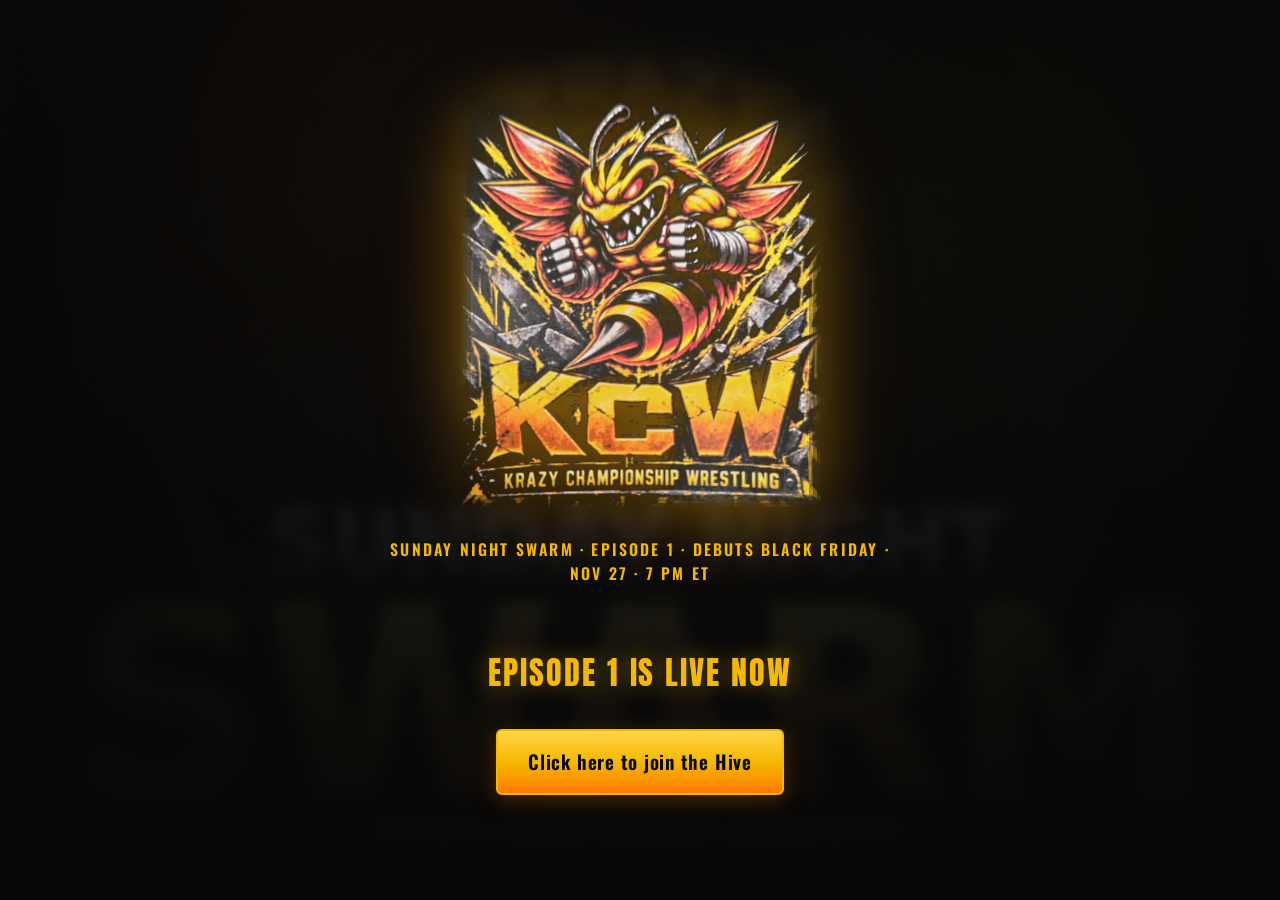
<file: index.html>
<!doctype html>
<html lang="en"><head>
<meta charset="utf-8"><meta name="viewport" content="width=device-width,initial-scale=1">
<title>KCW | Krazy Championship Wrestling</title>
<meta name="description" content="KCW Krazy Championship Wrestling: New England pro wrestling. Our roster and fans are one colony. Together, we are The Hive.">
<meta property="og:title" content="KCW | Krazy Championship Wrestling"><meta property="og:description" content="KCW Krazy Championship Wrestling: New England pro wrestling. Our roster and fans are one colony. Together, we are The Hive."><meta property="og:image" content="assets/img/og-image.jpg">
<meta name="theme-color" content="#070707">
<link rel="icon" href="favicon.ico" sizes="any"><link rel="icon" type="image/png" href="assets/img/favicon-32.png"><link rel="apple-touch-icon" href="assets/img/favicon-180.png">
<link rel="preconnect" href="https://fonts.googleapis.com"><link rel="preconnect" href="https://fonts.gstatic.com" crossorigin>
<link href="https://fonts.googleapis.com/css2?family=Anton&family=Oswald:wght@400;500;600&family=Inter:wght@400;600&display=swap" rel="stylesheet">
<link rel="stylesheet" href="css/style.css">
</head>
<body class="splash-page" data-page="splash">
  <main class="splash">
    <img class="splash-logo" src="assets/img/kcw-logo.png" alt="KCW Krazy Championship Wrestling logo: angry yellow jacket mascot">
    <p class="splash-ad">Sunday Night Swarm · Episode 1 · Debuts Black Friday · Nov 27 · 7 PM ET</p>
    <div class="countdown splash-countdown" id="splash-countdown" aria-live="polite"></div>
    <a class="splash-live" id="splash-live" hidden target="_blank" rel="noopener">Episode 1 is LIVE now</a>
    <a class="btn splash-enter" href="home.html">Click here to join the Hive</a>
  </main>
  <script src="data/site.js"></script>
  <script>
  (function () {
    var S = window.KCW_SITE || {};
    var ev = (S.events || [])[0];
    var yt = ((S.socials || []).filter(function (s) { return s.type === "youtube"; })[0] || {}).url
      || "https://www.youtube.com/@krazychampionshipwrestling";
    var el = document.getElementById("splash-countdown");
    var live = document.getElementById("splash-live");
    if (live) live.href = yt;
    if (!ev || !el || !live) return;
    var target = new Date(ev.start).getTime();
    var timer;
    function tick() {
      var s = Math.max(0, Math.floor((target - Date.now()) / 1000));
      if (s <= 0) {
        el.innerHTML = "";
        el.setAttribute("hidden", "");
        live.removeAttribute("hidden");
        if (timer) clearInterval(timer);
        return;
      }
      var d = Math.floor(s / 86400); s %= 86400;
      var h = Math.floor(s / 3600); s %= 3600;
      var m = Math.floor(s / 60); s %= 60;
      el.innerHTML = [[d, "Days"], [h, "Hours"], [m, "Min"], [s, "Sec"]].map(function (pair) {
        return "<div><b>" + String(pair[0]).padStart(2, "0") + "</b><span>" + pair[1] + "</span></div>";
      }).join("");
    }
    tick();
    timer = setInterval(tick, 1000);
  })();
  </script>
</body></html>
</file>
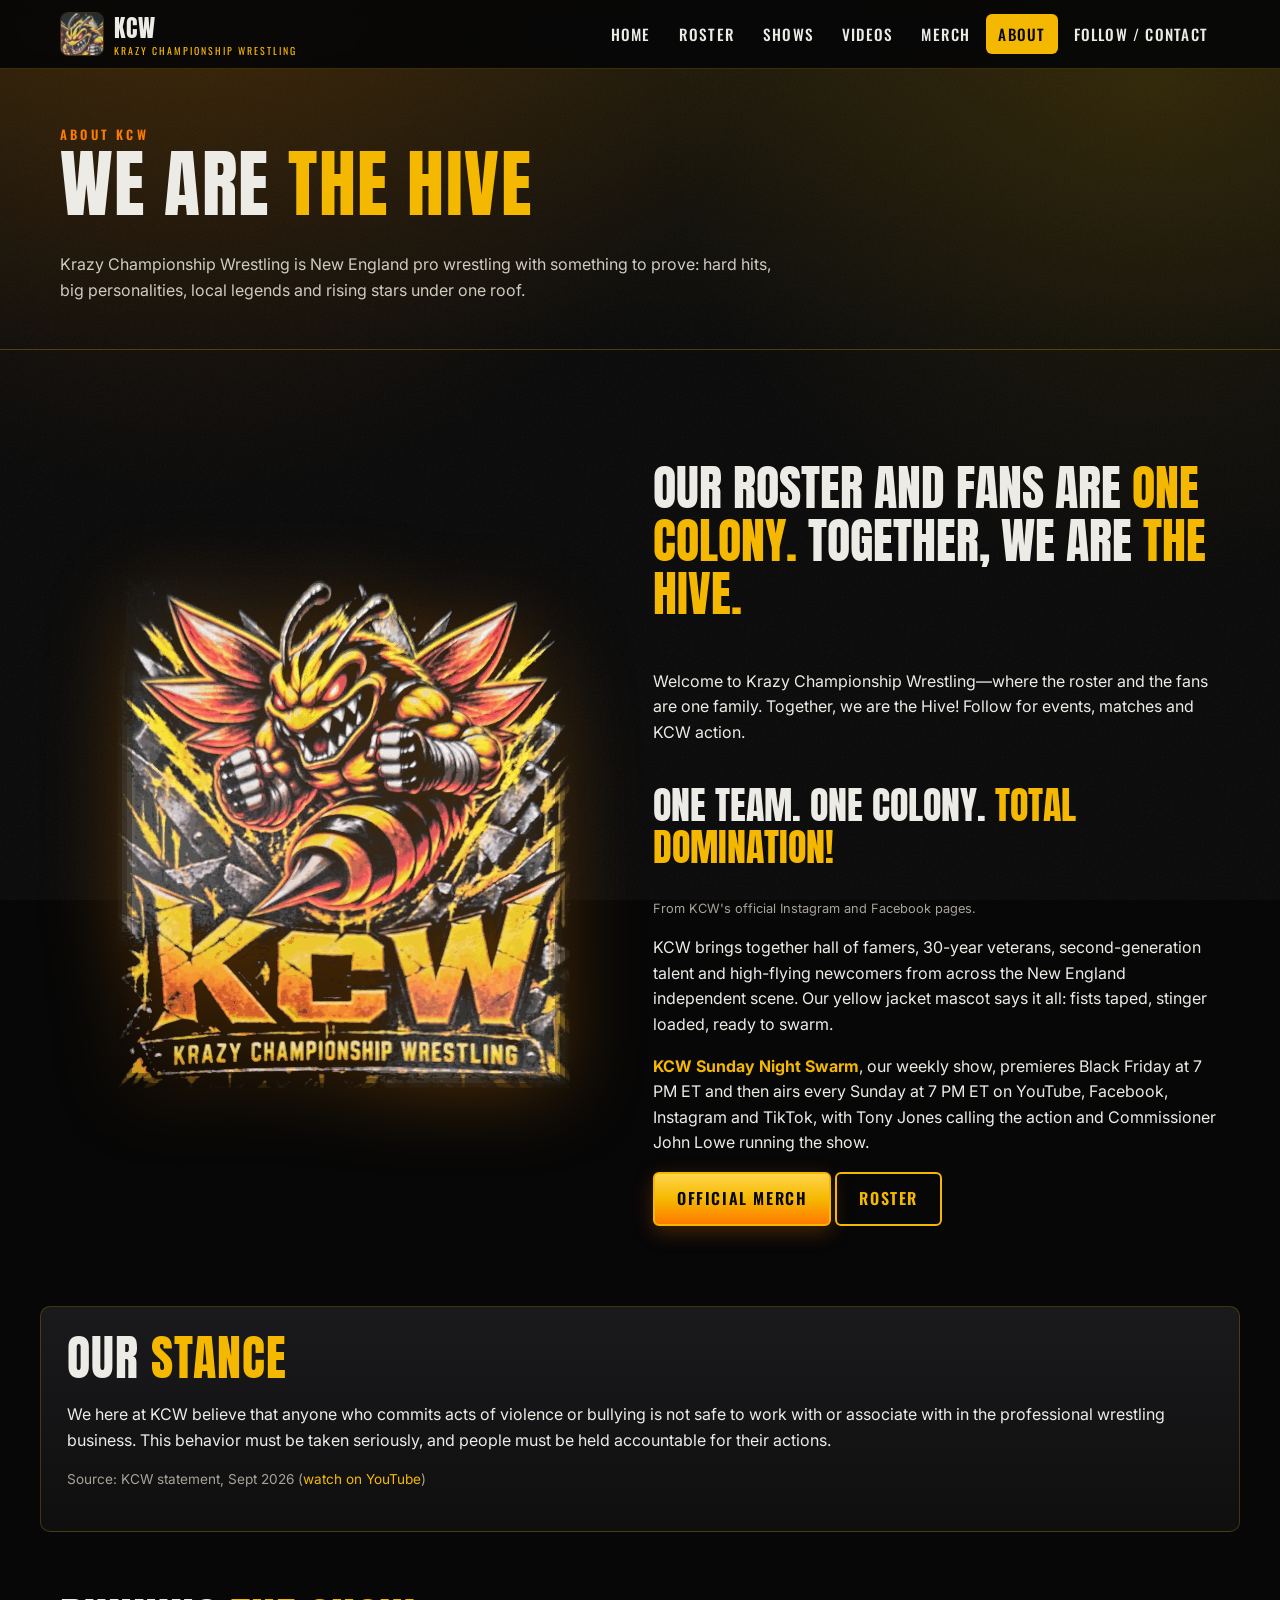
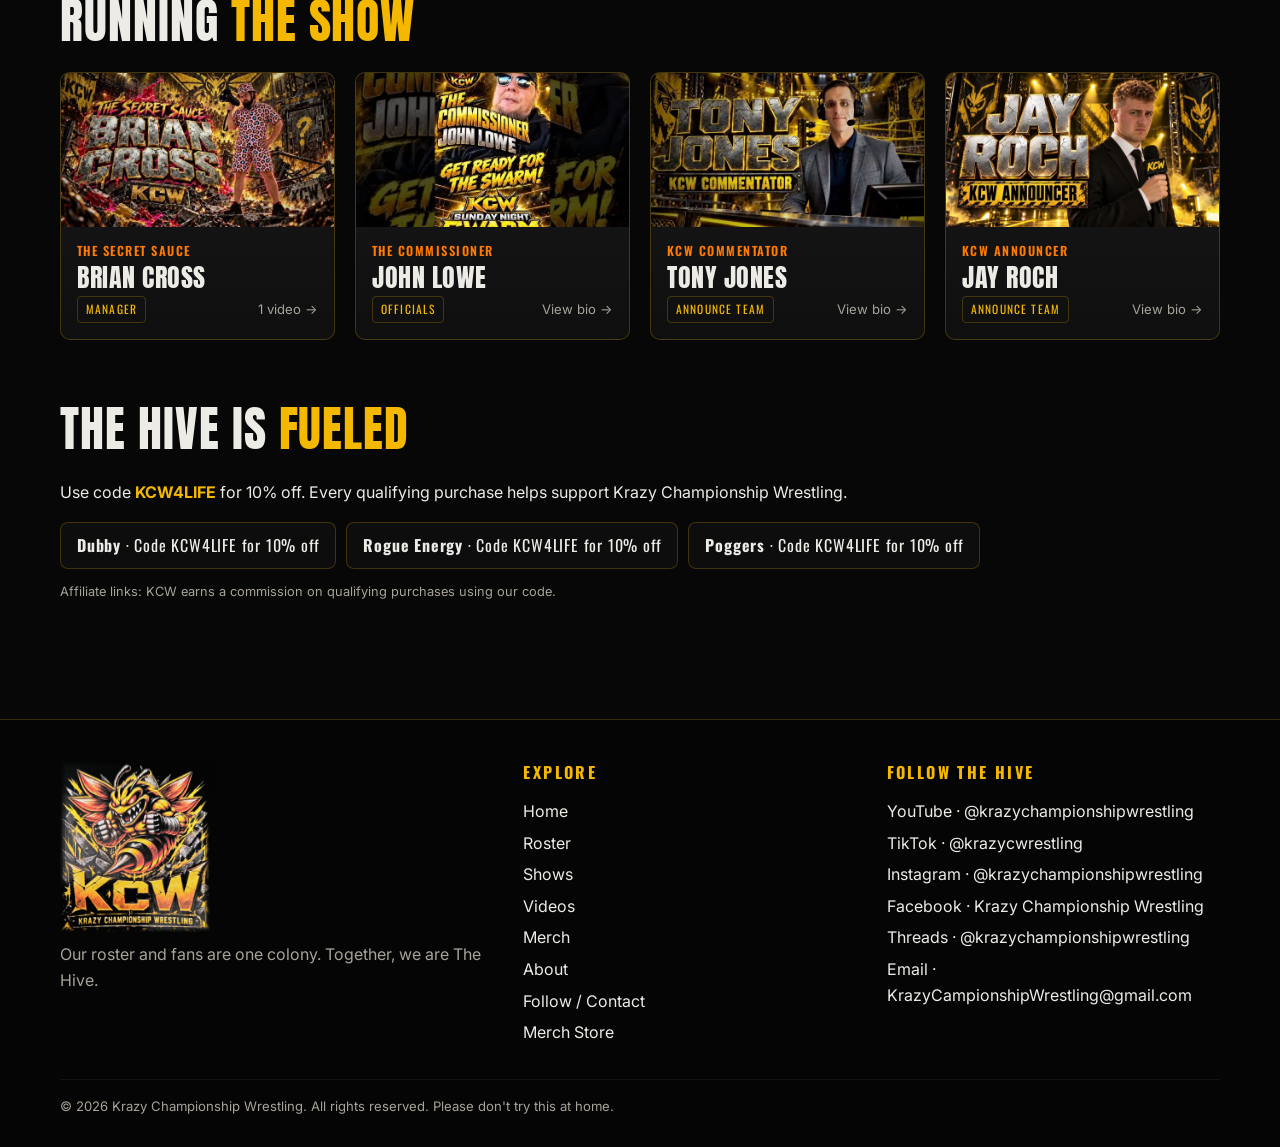
<file: about.html>
<!doctype html>
<html lang="en"><head>
<meta charset="utf-8"><meta name="viewport" content="width=device-width,initial-scale=1">
<title>About | KCW Krazy Championship Wrestling</title>
<meta name="description" content="KCW Krazy Championship Wrestling: New England pro wrestling. Our roster and fans are one colony. Together, we are The Hive.">
<meta property="og:title" content="About | KCW Krazy Championship Wrestling"><meta property="og:description" content="KCW Krazy Championship Wrestling: New England pro wrestling. Our roster and fans are one colony. Together, we are The Hive."><meta property="og:image" content="assets/img/og-image.jpg">
<meta name="theme-color" content="#070707">
<link rel="icon" href="favicon.ico" sizes="any"><link rel="icon" type="image/png" href="assets/img/favicon-32.png"><link rel="apple-touch-icon" href="assets/img/favicon-180.png">
<link rel="preconnect" href="https://fonts.googleapis.com"><link rel="preconnect" href="https://fonts.gstatic.com" crossorigin>
<link href="https://fonts.googleapis.com/css2?family=Anton&family=Oswald:wght@400;500;600&family=Inter:wght@400;600&display=swap" rel="stylesheet">
<link rel="stylesheet" href="css/style.css">
</head>
<body data-page="about">

<section class="page-hero"><div class="wrap"><div class="eyebrow">About KCW</div><h1>We Are <span class="gold">The Hive</span></h1>
<p>Krazy Championship Wrestling is New England pro wrestling with something to prove: hard hits, big personalities, local legends and rising stars under one roof.</p></div></section>
<section class="block"><div class="wrap two" style="align-items:center">
  <div><img src="assets/img/kcw-logo.png" alt="KCW logo" style="max-height:520px;margin:auto;filter:drop-shadow(0 10px 40px rgba(255,140,0,.3))"></div>
  <div>
    <p class="quote">Our roster and fans are <em>one colony.</em> Together, we are <em>The Hive.</em></p>
    <p>Welcome to Krazy Championship Wrestling—where the roster and the fans are one family. Together, we are the Hive! Follow for events, matches and KCW action.</p>
    <p class="quote" style="font-size:clamp(1.5rem,3.2vw,2.4rem)">One Team. One Colony. <em>Total Domination!</em></p>
    <p class="muted" style="font-size:.8rem;margin-top:-8px">From KCW's official Instagram and Facebook pages.</p>
    <p>KCW brings together hall of famers, 30-year veterans, second-generation talent and high-flying newcomers from across the New England independent scene. Our yellow jacket mascot says it all: fists taped, stinger loaded, ready to swarm.</p>
    <p><b class="gold">KCW Sunday Night Swarm</b>, our weekly show, premieres Black Friday at 7 PM ET and then airs every Sunday at 7 PM ET on YouTube, Facebook, Instagram and TikTok, with Tony Jones calling the action and Commissioner John Lowe running the show.</p>
    <p><a class="btn" href="merch.html">Official Merch</a> <a class="btn ghost" href="roster.html">Roster</a></p>
  </div>
</div></section>
<section class="block" style="padding-top:0"><div class="wrap panel">
  <h2>Our <span class="gold">Stance</span></h2>
  <p>We here at KCW believe that anyone who commits acts of violence or bullying is not safe to work with or associate with in the professional wrestling business. This behavior must be taken seriously, and people must be held accountable for their actions.</p>
  <p class="muted" style="font-size:.85rem">Source: KCW statement, Sept 2026 (<a href="https://www.youtube.com/watch?v=1FEtsYCvEhE" target="_blank" rel="noopener">watch on YouTube</a>)</p>
</div></section>
<section class="block" style="padding-top:0"><div class="wrap">
  <div class="section-head"><h2>Running <span class="gold">The Show</span></h2></div>
  <div class="grid roster-grid" id="about-staff"></div>
</div></section>
<section class="block" style="padding-top:0"><div class="wrap">
  <div class="section-head"><h2>The Hive Is <span class="gold">Fueled</span></h2></div>
  <p>Use code <b class="gold">KCW4LIFE</b> for 10% off. Every qualifying purchase helps support Krazy Championship Wrestling.</p>
  <div class="socials" id="about-sponsors"></div>
  <p class="muted" style="font-size:.8rem">Affiliate links: KCW earns a commission on qualifying purchases using our code.</p>
</div></section>

<script src="data/site.js"></script>
<script src="data/roster.js"></script>
<script src="js/main.js"></script>
</body></html>
</file>
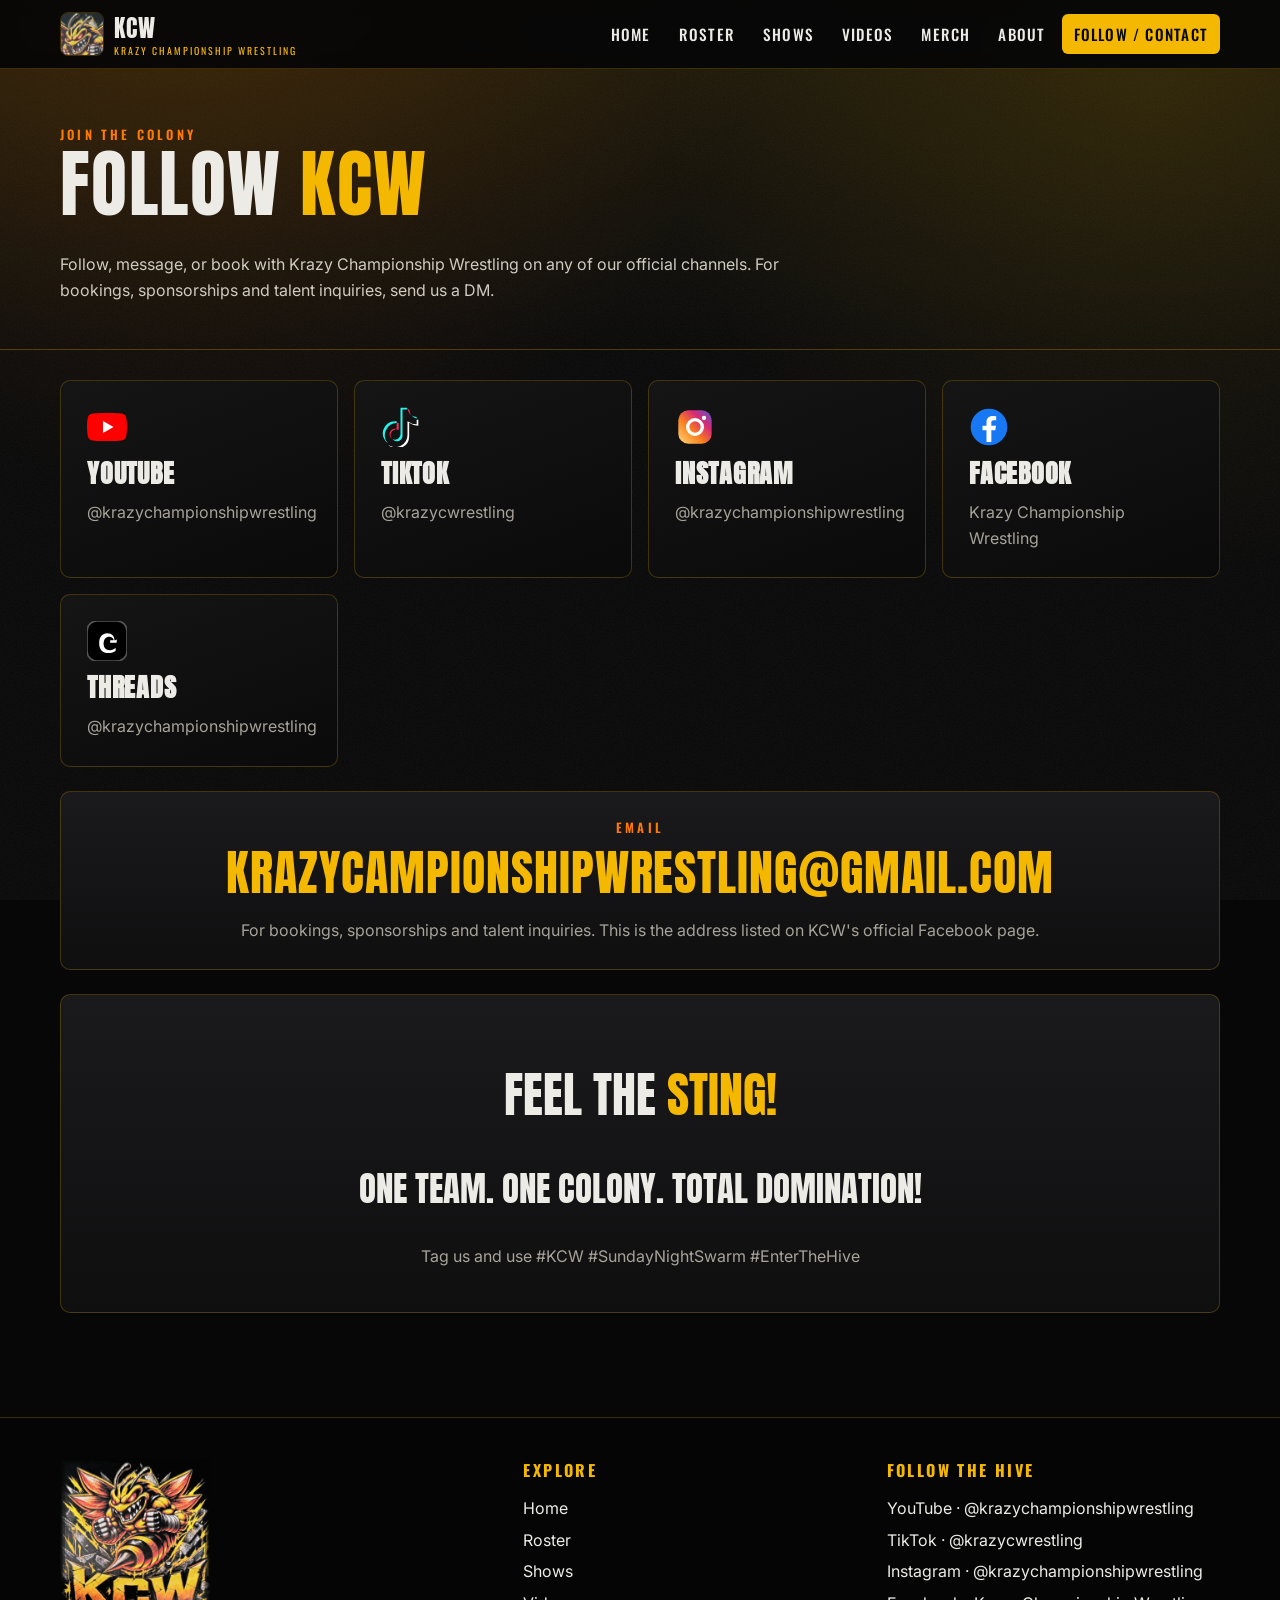
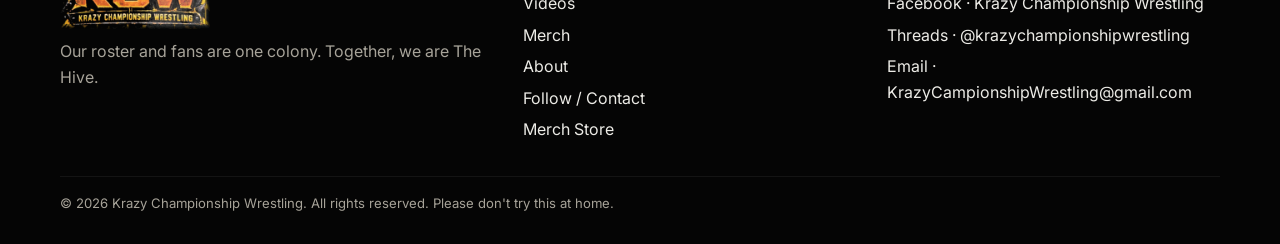
<file: contact.html>
<!doctype html>
<html lang="en"><head>
<meta charset="utf-8"><meta name="viewport" content="width=device-width,initial-scale=1">
<title>Follow & Contact | KCW Krazy Championship Wrestling</title>
<meta name="description" content="KCW Krazy Championship Wrestling: New England pro wrestling. Our roster and fans are one colony. Together, we are The Hive.">
<meta property="og:title" content="Follow & Contact | KCW Krazy Championship Wrestling"><meta property="og:description" content="KCW Krazy Championship Wrestling: New England pro wrestling. Our roster and fans are one colony. Together, we are The Hive."><meta property="og:image" content="assets/img/og-image.jpg">
<meta name="theme-color" content="#070707">
<link rel="icon" href="favicon.ico" sizes="any"><link rel="icon" type="image/png" href="assets/img/favicon-32.png"><link rel="apple-touch-icon" href="assets/img/favicon-180.png">
<link rel="preconnect" href="https://fonts.googleapis.com"><link rel="preconnect" href="https://fonts.gstatic.com" crossorigin>
<link href="https://fonts.googleapis.com/css2?family=Anton&family=Oswald:wght@400;500;600&family=Inter:wght@400;600&display=swap" rel="stylesheet">
<link rel="stylesheet" href="css/style.css">
</head>
<body data-page="contact">

<section class="page-hero"><div class="wrap"><div class="eyebrow">Join the Colony</div><h1>Follow <span class="gold">KCW</span></h1>
<p>Follow, message, or book with Krazy Championship Wrestling on any of our official channels. For bookings, sponsorships and talent inquiries, send us a DM.</p></div></section>
<section class="block" style="padding-top:30px"><div class="wrap">
  <div class="soc-big" id="big-socials"></div>
  <div class="panel" id="contact-email" style="margin-top:24px;text-align:center"></div>
  <div class="panel" style="margin-top:24px;text-align:center"><p class="quote">Feel the <em>sting!</em></p><p class="quote" style="font-size:clamp(1.4rem,3vw,2.2rem);margin-top:8px" id="contact-slogan">One Team. One Colony. Total Domination!</p><p class="muted">Tag us and use #KCW #SundayNightSwarm #EnterTheHive</p></div>
</div></section>

<script src="data/site.js"></script>
<script src="data/roster.js"></script>
<script src="js/main.js"></script>
</body></html>
</file>
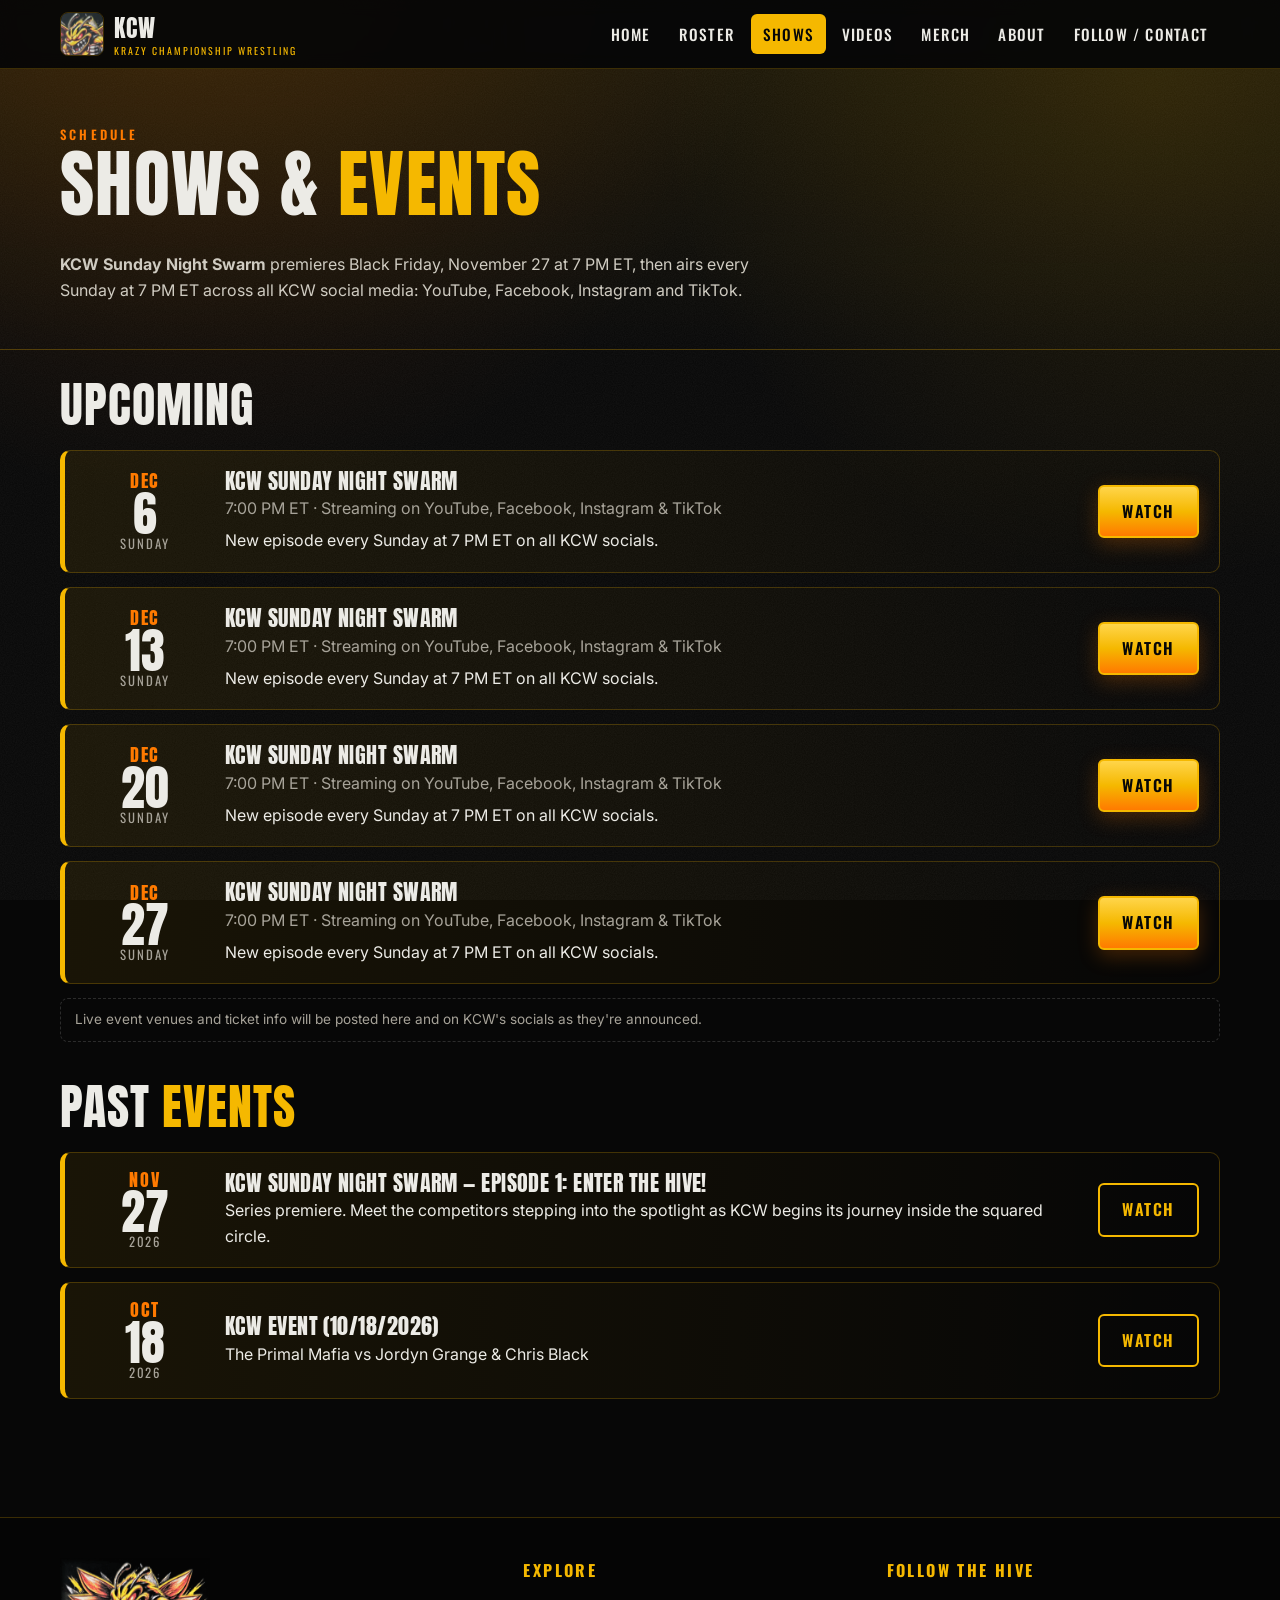
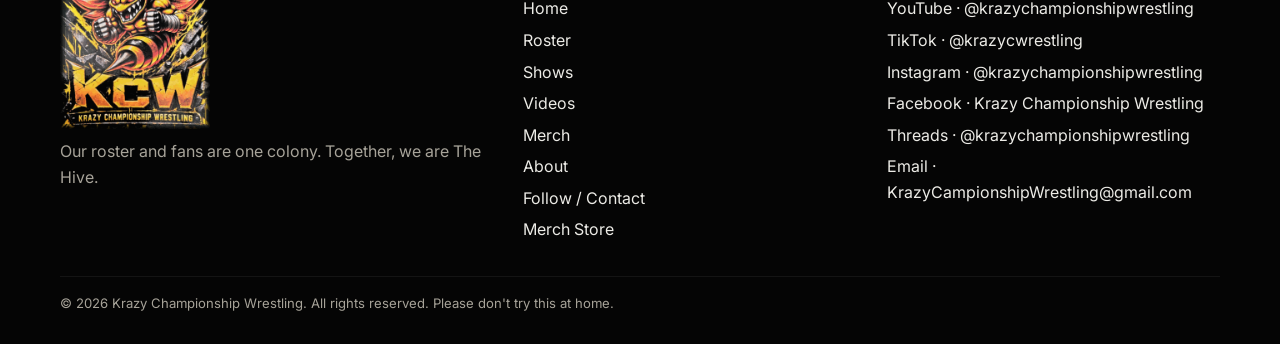
<file: events.html>
<!doctype html>
<html lang="en"><head>
<meta charset="utf-8"><meta name="viewport" content="width=device-width,initial-scale=1">
<title>Shows | KCW Krazy Championship Wrestling</title>
<meta name="description" content="KCW Krazy Championship Wrestling: New England pro wrestling. Our roster and fans are one colony. Together, we are The Hive.">
<meta property="og:title" content="Shows | KCW Krazy Championship Wrestling"><meta property="og:description" content="KCW Krazy Championship Wrestling: New England pro wrestling. Our roster and fans are one colony. Together, we are The Hive."><meta property="og:image" content="assets/img/og-image.jpg">
<meta name="theme-color" content="#070707">
<link rel="icon" href="favicon.ico" sizes="any"><link rel="icon" type="image/png" href="assets/img/favicon-32.png"><link rel="apple-touch-icon" href="assets/img/favicon-180.png">
<link rel="preconnect" href="https://fonts.googleapis.com"><link rel="preconnect" href="https://fonts.gstatic.com" crossorigin>
<link href="https://fonts.googleapis.com/css2?family=Anton&family=Oswald:wght@400;500;600&family=Inter:wght@400;600&display=swap" rel="stylesheet">
<link rel="stylesheet" href="css/style.css">
</head>
<body data-page="events">

<section class="page-hero"><div class="wrap"><div class="eyebrow">Schedule</div><h1>Shows &amp; <span class="gold">Events</span></h1>
<p><b>KCW Sunday Night Swarm</b> premieres Black Friday, November 27 at 7 PM ET, then airs every Sunday at 7 PM ET across all KCW social media: YouTube, Facebook, Instagram and TikTok.</p></div></section>
<section class="block" style="padding-top:30px"><div class="wrap">
  <h2>Upcoming</h2><div id="upcoming"></div>
  <p class="notice">Live event venues and ticket info will be posted here and on KCW's socials as they're announced.</p>
  <h2 style="margin-top:40px">Past <span class="gold">Events</span></h2><div id="past"></div>
</div></section>

<script src="data/site.js"></script>
<script src="data/roster.js"></script>
<script src="js/main.js"></script>
</body></html>
</file>
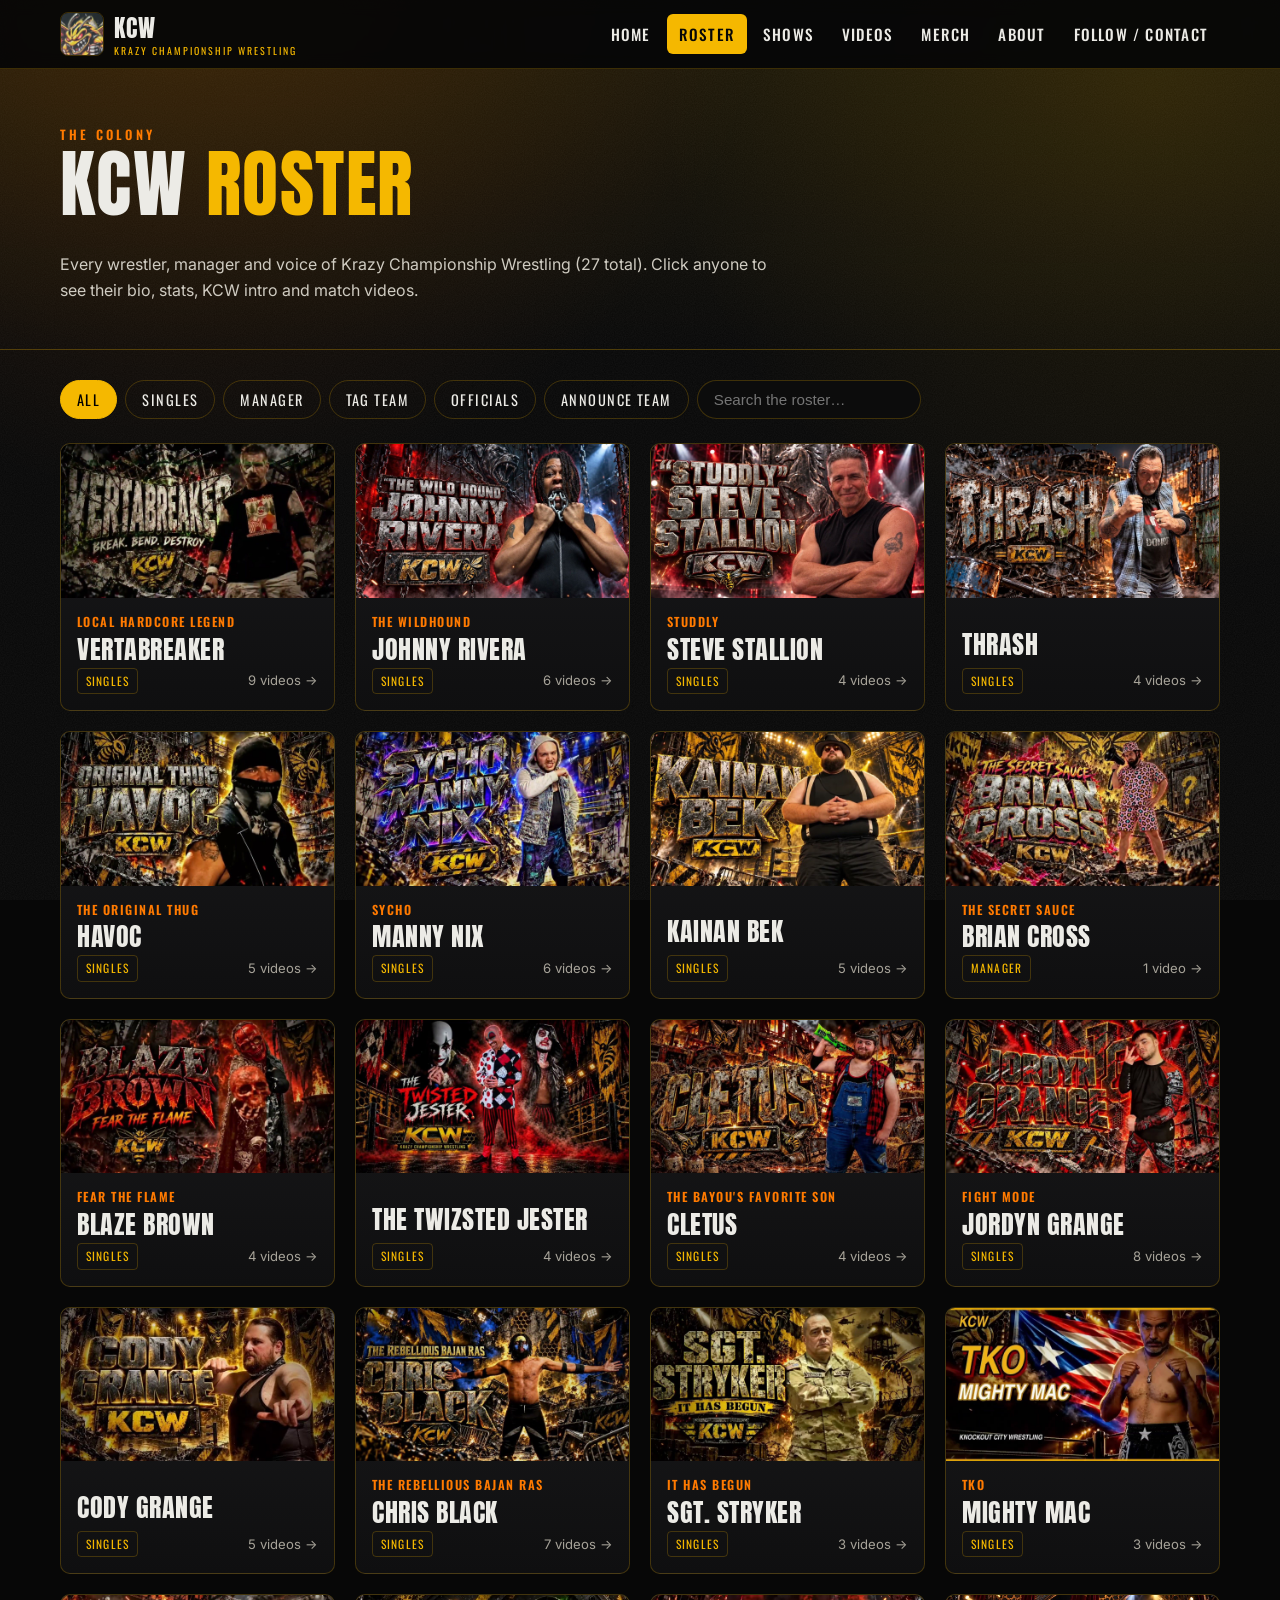
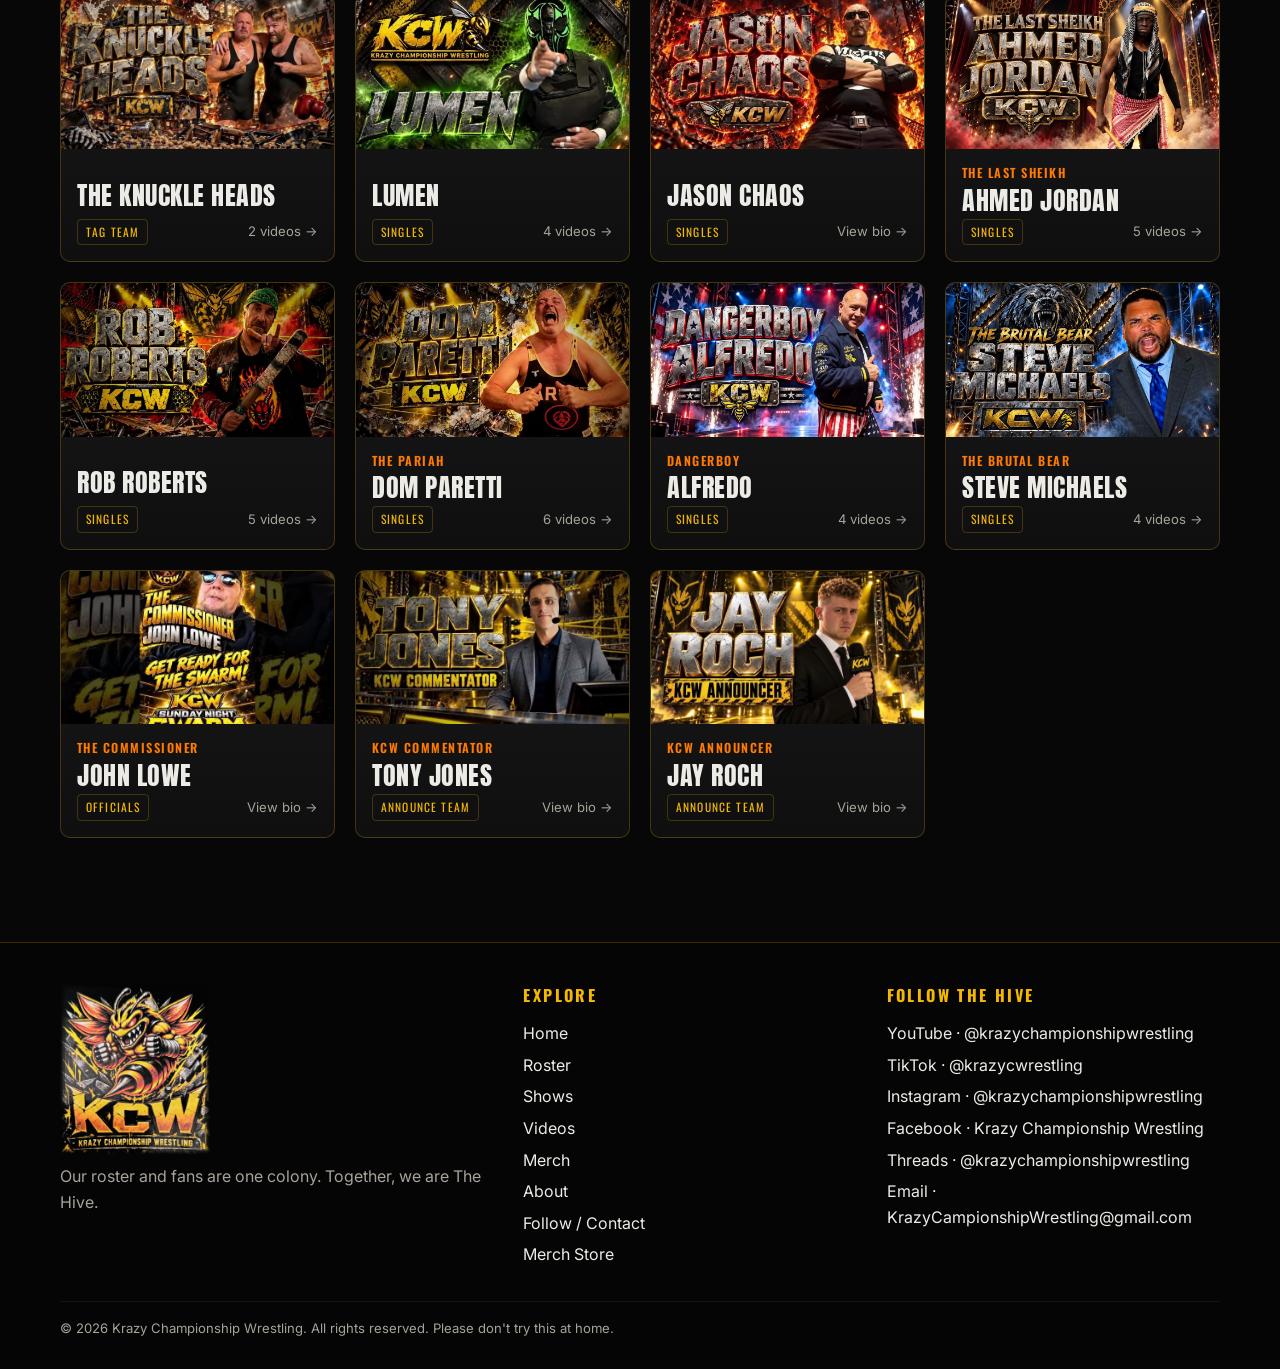
<file: roster.html>
<!doctype html>
<html lang="en"><head>
<meta charset="utf-8"><meta name="viewport" content="width=device-width,initial-scale=1">
<title>Roster | KCW Krazy Championship Wrestling</title>
<meta name="description" content="KCW Krazy Championship Wrestling: New England pro wrestling. Our roster and fans are one colony. Together, we are The Hive.">
<meta property="og:title" content="Roster | KCW Krazy Championship Wrestling"><meta property="og:description" content="KCW Krazy Championship Wrestling: New England pro wrestling. Our roster and fans are one colony. Together, we are The Hive."><meta property="og:image" content="assets/img/og-image.jpg">
<meta name="theme-color" content="#070707">
<link rel="icon" href="favicon.ico" sizes="any"><link rel="icon" type="image/png" href="assets/img/favicon-32.png"><link rel="apple-touch-icon" href="assets/img/favicon-180.png">
<link rel="preconnect" href="https://fonts.googleapis.com"><link rel="preconnect" href="https://fonts.gstatic.com" crossorigin>
<link href="https://fonts.googleapis.com/css2?family=Anton&family=Oswald:wght@400;500;600&family=Inter:wght@400;600&display=swap" rel="stylesheet">
<link rel="stylesheet" href="css/style.css">
</head>
<body data-page="roster">

<section class="page-hero"><div class="wrap"><div class="eyebrow">The Colony</div><h1>KCW <span class="gold">Roster</span></h1>
<p>Every wrestler, manager and voice of Krazy Championship Wrestling (<span id="count"></span> total). Click anyone to see their bio, stats, KCW intro and match videos.</p></div></section>
<section class="block" style="padding-top:30px"><div class="wrap">
  <div class="filters" id="filters"></div>
  <div class="grid roster-grid" id="roster"></div>
</div></section>

<script src="data/site.js"></script>
<script src="data/roster.js"></script>
<script src="js/main.js"></script>
</body></html>
</file>
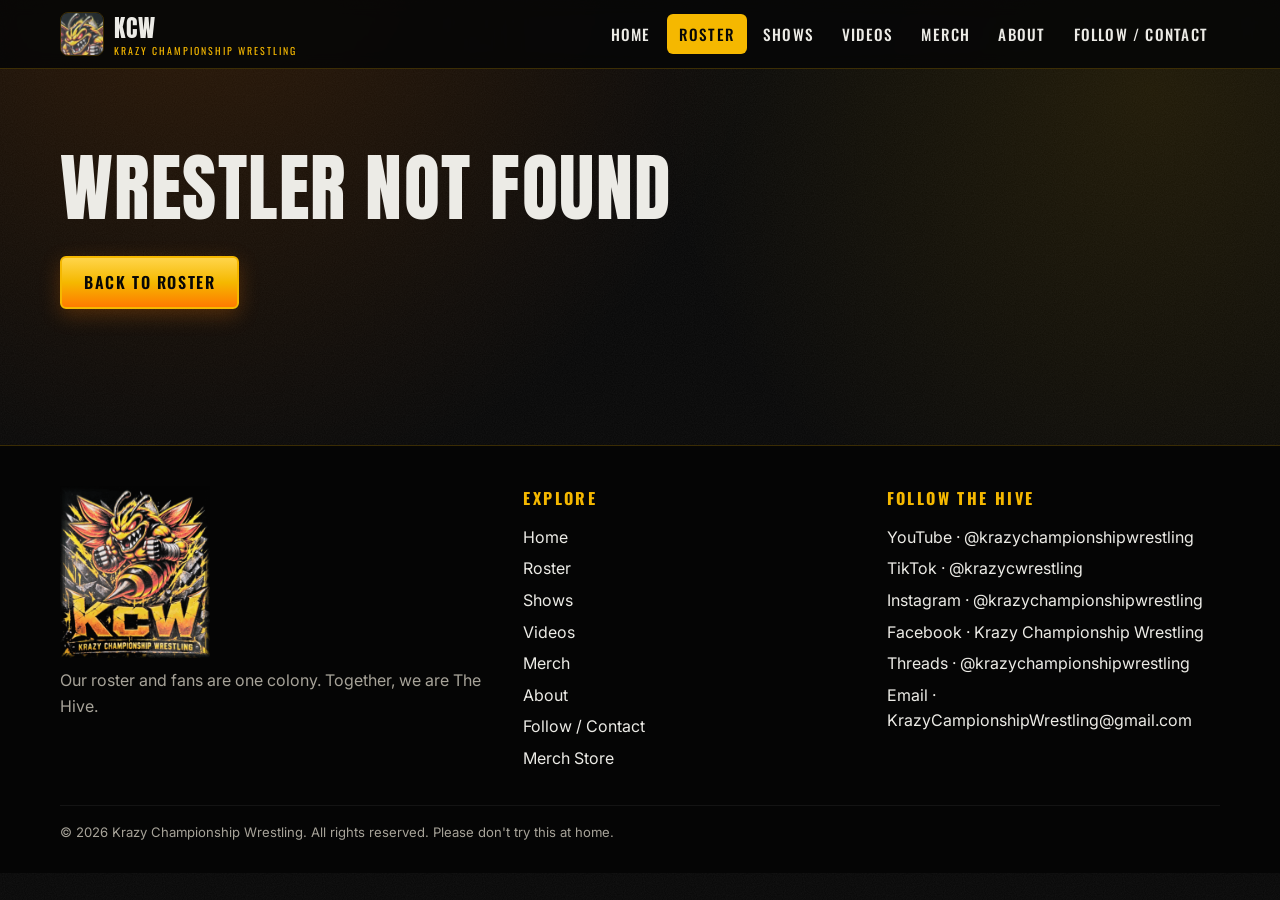
<file: wrestler.html>
<!doctype html>
<html lang="en"><head>
<meta charset="utf-8"><meta name="viewport" content="width=device-width,initial-scale=1">
<title>Wrestler | KCW Krazy Championship Wrestling</title>
<meta name="description" content="KCW Krazy Championship Wrestling: New England pro wrestling. Our roster and fans are one colony. Together, we are The Hive.">
<meta property="og:title" content="Wrestler | KCW Krazy Championship Wrestling"><meta property="og:description" content="KCW Krazy Championship Wrestling: New England pro wrestling. Our roster and fans are one colony. Together, we are The Hive."><meta property="og:image" content="assets/img/og-image.jpg">
<meta name="theme-color" content="#070707">
<link rel="icon" href="favicon.ico" sizes="any"><link rel="icon" type="image/png" href="assets/img/favicon-32.png"><link rel="apple-touch-icon" href="assets/img/favicon-180.png">
<link rel="preconnect" href="https://fonts.googleapis.com"><link rel="preconnect" href="https://fonts.gstatic.com" crossorigin>
<link href="https://fonts.googleapis.com/css2?family=Anton&family=Oswald:wght@400;500;600&family=Inter:wght@400;600&display=swap" rel="stylesheet">
<link rel="stylesheet" href="css/style.css">
</head>
<body data-page="wrestler">

<main id="wrestler"></main>

<script src="data/site.js"></script>
<script src="data/roster.js"></script>
<script src="js/main.js"></script>
</body></html>
</file>
<file: css/style.css>
:root{
  --black:#070707; --coal:#0f0f10; --steel:#1a1a1c; --steel2:#26262a;
  --gold:#f5b800; --gold2:#ffd54a; --orange:#ff7a00; --red:#e0321c;
  --text:#ecebe6; --muted:#a7a399; --line:rgba(245,184,0,.22);
  --display:"Anton","Bebas Neue",Impact,"Arial Narrow",sans-serif;
  --cond:"Oswald","Arial Narrow",Arial,sans-serif;
  --body:"Inter",system-ui,-apple-system,Segoe UI,Roboto,Arial,sans-serif;
  --r:10px; --max:1200px;
}
*{box-sizing:border-box}
html{scroll-behavior:smooth}
body{margin:0;background:var(--black);color:var(--text);font-family:var(--body);line-height:1.6;
  background-image:
    radial-gradient(circle at 15% -10%,rgba(255,122,0,.16),transparent 40%),
    radial-gradient(circle at 90% 10%,rgba(245,184,0,.10),transparent 35%),
    url("data:image/svg+xml,%3Csvg xmlns='http://www.w3.org/2000/svg' width='160' height='160'%3E%3Cfilter id='n'%3E%3CfeTurbulence type='fractalNoise' baseFrequency='.9' numOctaves='2'/%3E%3CfeColorMatrix values='0 0 0 0 1 0 0 0 0 1 0 0 0 0 1 0 0 0 .05 0'/%3E%3C/filter%3E%3Crect width='100%25' height='100%25' filter='url(%23n)'/%3E%3C/svg%3E");
  background-attachment:fixed}
img{max-width:100%;display:block}
a{color:var(--gold);text-decoration:none}
a:hover{color:var(--gold2)}
.wrap{max-width:var(--max);margin:0 auto;padding:0 20px}
h1,h2,h3{font-family:var(--display);font-weight:400;letter-spacing:.02em;line-height:1.05;margin:0 0 .4em;text-transform:uppercase}
h1{font-size:clamp(2.4rem,6vw,4.6rem)}
h2{font-size:clamp(1.9rem,4vw,3rem)}
h3{font-size:1.4rem}
.gold{color:var(--gold)}
.eyebrow{font-family:var(--cond);text-transform:uppercase;letter-spacing:.25em;font-size:.8rem;color:var(--orange);font-weight:600}
.muted{color:var(--muted)}

/* header */
.site-header{position:sticky;top:0;z-index:50;background:rgba(7,7,7,.92);backdrop-filter:blur(8px);border-bottom:1px solid var(--line)}
.site-header .wrap{display:flex;align-items:center;justify-content:space-between;height:68px}
.brand{display:flex;align-items:center;gap:10px;color:var(--text)}
.brand img{width:44px;height:44px;border-radius:8px;object-fit:cover;border:1px solid var(--line)}
.brand span{font-family:var(--display);font-size:1.5rem;letter-spacing:.04em}
.brand small{display:block;font-family:var(--cond);font-size:.62rem;letter-spacing:.2em;color:var(--gold);margin-top:-4px}
.nav{display:flex;gap:4px}
.nav a{font-family:var(--cond);text-transform:uppercase;letter-spacing:.08em;font-weight:500;color:var(--text);padding:8px 12px;border-radius:6px;font-size:.95rem}
.nav a:hover,.nav a.active{color:var(--black);background:var(--gold)}
.menu-btn{display:none;background:none;border:1px solid var(--line);color:var(--gold);font-size:1.4rem;border-radius:6px;padding:4px 10px;cursor:pointer}
@media(max-width:900px){
  .menu-btn{display:block}
  .nav{display:none;position:absolute;top:68px;left:0;right:0;flex-direction:column;background:#0b0b0b;border-bottom:1px solid var(--line);padding:10px 16px}
  .nav.open{display:flex}
  .nav a{padding:12px}
}

/* buttons */
.btn{display:inline-flex;align-items:center;gap:8px;font-family:var(--cond);text-transform:uppercase;letter-spacing:.1em;font-weight:600;padding:12px 22px;border-radius:6px;border:2px solid var(--gold);color:var(--black);background:linear-gradient(180deg,var(--gold2),var(--gold) 50%,var(--orange));box-shadow:0 6px 20px rgba(255,122,0,.25);transition:transform .15s}
.btn:hover{transform:translateY(-2px);color:var(--black)}
.btn.ghost{background:transparent;color:var(--gold);box-shadow:none}
.btn.ghost:hover{background:rgba(245,184,0,.1);color:var(--gold2)}

/* hero */
.hero{position:relative;overflow:hidden;border-bottom:1px solid var(--line)}
.hero::before{content:"";position:absolute;inset:0;background:url("../assets/img/kcw-banner.jpg") center/cover;opacity:.18;filter:blur(2px)}
.hero::after{content:"";position:absolute;inset:0;background:linear-gradient(180deg,rgba(7,7,7,.3),var(--black))}
.hero .wrap{position:relative;z-index:1;display:grid;grid-template-columns:1.05fr 1fr;gap:30px;align-items:center;padding-top:40px;padding-bottom:60px}
.hero-logo{filter:drop-shadow(0 10px 40px rgba(255,140,0,.35));max-height:560px;margin:auto}
.hero p.lead{font-size:1.2rem;color:#d8d5cc;max-width:34em}
.hero .actions{display:flex;flex-wrap:wrap;gap:12px;margin-top:22px}
@media(max-width:860px){.hero .wrap{grid-template-columns:1fr;text-align:center}.hero .actions{justify-content:center}.hero-logo{max-height:380px}.hero p.lead{margin:0 auto}}

/* sections */
section.block{padding:64px 0}
.section-head{display:flex;justify-content:space-between;align-items:end;gap:20px;margin-bottom:26px;flex-wrap:wrap}
.section-head h2{margin:0}
.stripe{height:6px;background:repeating-linear-gradient(135deg,var(--gold) 0 18px,#000 18px 36px);opacity:.9}
.page-hero{padding:56px 0 30px;border-bottom:1px solid var(--line);background:linear-gradient(180deg,rgba(245,184,0,.07),transparent)}
.page-hero p{max-width:46em;color:#cfcbc1}

/* cards */
.grid{display:grid;gap:20px}
.roster-grid{grid-template-columns:repeat(auto-fill,minmax(260px,1fr))}
.card{background:linear-gradient(180deg,var(--steel),var(--coal));border:1px solid var(--line);border-radius:var(--r);overflow:hidden;position:relative;transition:transform .2s,box-shadow .2s,border-color .2s;color:var(--text);display:flex;flex-direction:column}
.card:hover{transform:translateY(-4px);border-color:var(--gold);box-shadow:0 12px 36px rgba(245,184,0,.18);color:var(--text)}
.card .ph{aspect-ratio:16/9;background:#000;overflow:hidden;position:relative}
.card .ph img{width:100%;height:100%;object-fit:cover;transition:transform .4s}
.card:hover .ph img{transform:scale(1.05)}
.card .body{padding:14px 16px 16px;flex:1;display:flex;flex-direction:column}
.card .nick{font-family:var(--cond);text-transform:uppercase;letter-spacing:.12em;color:var(--orange);font-size:.78rem;font-weight:600;min-height:1.2em}
.card h3{margin:.15em 0 .2em;font-size:1.6rem}
.card .meta{margin-top:auto;display:flex;justify-content:space-between;align-items:center;font-size:.82rem;color:var(--muted)}
.tag{display:inline-block;font-family:var(--cond);text-transform:uppercase;letter-spacing:.1em;font-size:.72rem;padding:3px 8px;border-radius:4px;border:1px solid var(--line);color:var(--gold)}
.tag.kcw{background:var(--gold);color:#000;border-color:var(--gold)}
.placeholder-photo{width:100%;height:100%;display:flex;flex-direction:column;align-items:center;justify-content:center;gap:8px;background:repeating-linear-gradient(135deg,#141414 0 14px,#101010 14px 28px);color:var(--muted);font-family:var(--cond);letter-spacing:.15em;text-transform:uppercase;font-size:.85rem}
.placeholder-photo svg{width:64px;height:64px;opacity:.5}

/* filter */
.filters{display:flex;flex-wrap:wrap;gap:8px;margin:0 0 24px}
.filters button{font-family:var(--cond);text-transform:uppercase;letter-spacing:.1em;background:transparent;color:var(--text);border:1px solid var(--line);border-radius:999px;padding:8px 16px;cursor:pointer;font-size:.9rem}
.filters button.on,.filters button:hover{background:var(--gold);color:#000;border-color:var(--gold)}
.search{background:#0c0c0c;border:1px solid var(--line);color:var(--text);border-radius:999px;padding:9px 16px;font-size:.95rem;min-width:220px}

/* event */
.event{display:grid;grid-template-columns:120px 1fr auto;gap:20px;align-items:center;background:linear-gradient(90deg,rgba(245,184,0,.08),transparent);border:1px solid var(--line);border-left:5px solid var(--gold);border-radius:var(--r);padding:18px 20px;margin-bottom:14px}
.event .date{text-align:center;font-family:var(--display);line-height:1}
.event .date .m{color:var(--orange);font-size:1.1rem;letter-spacing:.1em}
.event .date .d{font-size:3rem}
.event .date .w{font-family:var(--cond);font-size:.8rem;color:var(--muted);letter-spacing:.15em;text-transform:uppercase}
.event h3{margin:0 0 4px}
@media(max-width:700px){.event{grid-template-columns:80px 1fr}.event .date .d{font-size:2.3rem}.event .cta{grid-column:1/-1}}
.countdown{display:flex;gap:10px;margin:14px 0}
.countdown div{background:#000;border:1px solid var(--line);border-radius:8px;padding:8px 12px;text-align:center;min-width:70px}
.countdown b{display:block;font-family:var(--display);font-size:2rem;color:var(--gold);line-height:1}
.countdown span{font-family:var(--cond);font-size:.7rem;letter-spacing:.15em;text-transform:uppercase;color:var(--muted)}

/* video */
.video-grid{grid-template-columns:repeat(auto-fill,minmax(300px,1fr))}
.yt{position:relative;aspect-ratio:16/9;background:#000;border-radius:8px;overflow:hidden;cursor:pointer;border:1px solid var(--line)}
.yt.short{aspect-ratio:9/16;max-height:520px}
.yt img{width:100%;height:100%;object-fit:cover;opacity:.85;transition:opacity .2s}
.yt:hover img{opacity:1}
.yt .play{position:absolute;inset:0;margin:auto;width:68px;height:48px;background:var(--red);border-radius:12px;display:flex;align-items:center;justify-content:center;box-shadow:0 4px 18px rgba(0,0,0,.6)}
.yt .play::after{content:"";border-left:18px solid #fff;border-top:11px solid transparent;border-bottom:11px solid transparent;margin-left:4px}
.yt iframe{position:absolute;inset:0;width:100%;height:100%;border:0}
.vcap{padding:10px 2px 0}
.vcap b{display:block;font-family:var(--cond);font-weight:500;font-size:1.02rem;line-height:1.3}
.vcap small{color:var(--muted)}

/* wrestler page */
.w-hero{display:grid;grid-template-columns:1.25fr 1fr;gap:34px;align-items:start;padding:40px 0}
.w-hero .photo{border-radius:var(--r);overflow:hidden;border:2px solid var(--gold);box-shadow:0 20px 60px rgba(255,122,0,.2);background:#000;aspect-ratio:16/9}
.w-hero .photo img{width:100%;height:100%;object-fit:cover}
.w-hero h1{margin-bottom:.1em}
.w-hero .nick{font-family:var(--cond);text-transform:uppercase;letter-spacing:.2em;color:var(--orange);font-weight:600}
@media(max-width:860px){.w-hero{grid-template-columns:1fr}}
.stats{width:100%;border-collapse:collapse;margin:16px 0}
.stats th,.stats td{text-align:left;padding:10px 12px;border-bottom:1px solid rgba(255,255,255,.07);vertical-align:top}
.stats th{font-family:var(--cond);text-transform:uppercase;letter-spacing:.1em;color:var(--gold);font-weight:500;width:38%;font-size:.88rem}
.stats td small{display:block;color:var(--muted);font-size:.72rem}
.bio{font-size:1.12rem;border-left:4px solid var(--gold);padding:6px 0 6px 18px;margin:18px 0;color:#e8e4da}
.bio-src{font-size:.78rem;color:var(--muted)}
.coming{display:inline-block;border:1px dashed var(--orange);color:var(--orange);padding:8px 14px;border-radius:6px;font-family:var(--cond);letter-spacing:.12em;text-transform:uppercase;font-size:.85rem}
.match-list{list-style:none;padding:0;margin:0;display:grid;gap:12px}
.match{display:grid;grid-template-columns:168px 1fr;gap:16px;align-items:center;background:var(--coal);border:1px solid rgba(255,255,255,.07);border-radius:8px;padding:10px;color:var(--text)}
.match:hover{border-color:var(--gold);color:var(--text)}
.match img{border-radius:6px;aspect-ratio:16/9;object-fit:cover;width:100%;background:#000}
.match .t{font-family:var(--cond);font-size:1.05rem;line-height:1.3}
.match .s{font-size:.82rem;color:var(--muted);margin-top:4px;display:flex;gap:8px;flex-wrap:wrap;align-items:center}
.match .noimg{aspect-ratio:16/9;display:flex;align-items:center;justify-content:center;background:#111;border-radius:6px;font-family:var(--cond);color:var(--gold);letter-spacing:.1em}
@media(max-width:560px){.match{grid-template-columns:110px 1fr}}

/* socials */
.socials{display:flex;flex-wrap:wrap;gap:10px}
.soc{display:inline-flex;align-items:center;gap:10px;padding:10px 16px;border-radius:8px;border:1px solid var(--line);background:#0d0d0d;color:var(--text);font-family:var(--cond);letter-spacing:.05em}
.soc:hover{border-color:var(--gold);color:var(--gold2)}
.soc svg{width:22px;height:22px;flex:none}
.soc-big{display:grid;grid-template-columns:repeat(auto-fit,minmax(240px,1fr));gap:16px}
.soc-big a{display:flex;flex-direction:column;gap:6px;padding:26px;border-radius:var(--r);border:1px solid var(--line);background:linear-gradient(160deg,#151515,#0a0a0a);color:var(--text)}
.soc-big a:hover{border-color:var(--gold);transform:translateY(-3px)}
.soc-big svg{width:40px;height:40px}
.soc-big b{font-family:var(--display);font-size:1.6rem;letter-spacing:.03em;text-transform:uppercase}

.panel{background:linear-gradient(180deg,var(--steel),var(--coal));border:1px solid var(--line);border-radius:var(--r);padding:26px}
.two{display:grid;grid-template-columns:1fr 1fr;gap:26px}
@media(max-width:800px){.two{grid-template-columns:1fr}}
.quote{font-family:var(--display);font-size:clamp(1.8rem,4vw,3rem);text-transform:uppercase;line-height:1.1}
.quote em{color:var(--gold);font-style:normal}

/* footer */
.site-footer{border-top:1px solid var(--line);margin-top:40px;padding:40px 0 30px;background:#050505}
.site-footer .wrap{display:grid;grid-template-columns:1.3fr 1fr 1fr;gap:30px}
.site-footer h4{font-family:var(--cond);text-transform:uppercase;letter-spacing:.15em;color:var(--gold);margin:0 0 10px}
.site-footer a{color:var(--text);display:block;padding:3px 0}
.site-footer a:hover{color:var(--gold)}
.site-footer .copy{grid-column:1/-1;border-top:1px solid rgba(255,255,255,.06);padding-top:16px;font-size:.82rem;color:var(--muted)}
@media(max-width:760px){.site-footer .wrap{grid-template-columns:1fr}}
.breadcrumb{font-family:var(--cond);text-transform:uppercase;letter-spacing:.1em;font-size:.85rem;padding-top:22px}
.notice{font-size:.85rem;color:var(--muted);border:1px dashed rgba(255,255,255,.15);padding:10px 14px;border-radius:8px}
@media(max-width:600px){
  .roster-grid{grid-template-columns:1fr 1fr;gap:12px}
  .card .body{padding:10px}
  .card h3{font-size:1.15rem}
  .card .nick{font-size:.62rem;letter-spacing:.08em}
  .card .meta{flex-direction:column;align-items:flex-start;gap:4px;font-size:.72rem}
  .filters .search{min-width:0;width:100%}
}

/* merch */
.merch-official{display:grid;grid-template-columns:minmax(220px,380px) 1fr;gap:28px;align-items:center;padding:22px;border:1px solid var(--line);border-radius:var(--r);background:linear-gradient(160deg,#151515,#0a0a0a)}
.merch-official .photo img{width:100%;border-radius:8px;border:1px solid var(--line);display:block}
.merch-grid{grid-template-columns:repeat(auto-fill,minmax(230px,1fr))}
.merch-card .photo{background:#0a0a0c}
.merch-card .photo img{width:100%;aspect-ratio:4/5;object-fit:contain;object-position:center;background:#0a0a0c}
.merch-bio .photo{display:flex;flex-direction:column;gap:12px}
.merch-bio .photo img.merch-flat{width:100%;height:auto;aspect-ratio:auto}
.merch-card .body .actions{display:flex;flex-wrap:wrap;gap:8px}
.merch-bio .photo img{width:100%;border-radius:10px;border:1px solid var(--line)}
@media(max-width:800px){
  .merch-official{grid-template-columns:1fr}
  .merch-grid{grid-template-columns:1fr 1fr;gap:12px}
}
@media(max-width:520px){
  .merch-grid{grid-template-columns:1fr}
}


/* splash entry page */
body.splash-page{
  min-height:100dvh;
  display:flex;
  align-items:center;
  justify-content:center;
  position:relative;
}
body.splash-page::before{
  content:"";
  position:fixed;
  inset:0;
  background:url("../assets/img/sunday-night-swarm.jpg") center 42%/cover no-repeat;
  filter:blur(8px) saturate(.75);
  opacity:.18;
  pointer-events:none;
  z-index:0;
}
body.splash-page::after{
  content:"";
  position:fixed;
  inset:0;
  background:radial-gradient(ellipse at 50% 38%,rgba(7,7,7,.35),rgba(7,7,7,.9) 68%);
  pointer-events:none;
  z-index:0;
}
.splash{
  position:relative;
  z-index:1;
  min-height:100dvh;
  width:100%;
  display:flex;
  flex-direction:column;
  align-items:center;
  justify-content:center;
  gap:clamp(18px,3.4vh,32px);
  padding:28px 20px 40px;
  text-align:center;
}
.splash-logo{
  width:min(460px,78vw);
  max-height:46vh;
  height:auto;
  object-fit:contain;
  filter:drop-shadow(0 0 34px rgba(245,184,0,.38)) drop-shadow(0 16px 40px rgba(255,122,0,.22));
  animation:splashIn .9s ease both;
}
.splash-ad{
  margin:0;
  max-width:34em;
  font-family:var(--cond);
  font-weight:600;
  text-transform:uppercase;
  letter-spacing:.14em;
  color:var(--gold);
  font-size:clamp(.72rem,2.2vw,.98rem);
  line-height:1.55;
  animation:splashIn .9s ease .12s both;
}
.splash .countdown{
  justify-content:center;
  flex-wrap:wrap;
  margin:0;
  gap:8px;
  animation:splashIn .9s ease .18s both;
}
.splash .countdown div{min-width:64px;padding:8px 10px}
.splash-live{
  font-family:var(--display);
  font-size:clamp(1.35rem,4vw,2rem);
  letter-spacing:.06em;
  text-transform:uppercase;
  color:var(--gold);
  text-shadow:0 0 24px rgba(245,184,0,.4);
  animation:splashIn .9s ease both;
}
.splash-live:hover{color:var(--gold2)}
.splash-enter{
  text-transform:none;
  letter-spacing:.04em;
  font-size:clamp(1rem,2.6vw,1.2rem);
  padding:16px 30px;
  animation:splashIn .9s ease .24s both;
}
.splash-enter:hover{color:var(--black)}
@keyframes splashIn{
  from{opacity:0;transform:translateY(12px)}
  to{opacity:1;transform:none}
}
@media (max-width:600px){
  .splash-logo{width:min(340px,84vw);max-height:34vh}
  .splash-enter{width:min(100%,340px);justify-content:center}
  .splash .countdown div{min-width:56px;padding:8px}
  .splash .countdown b{font-size:1.55rem}
}
</file>
